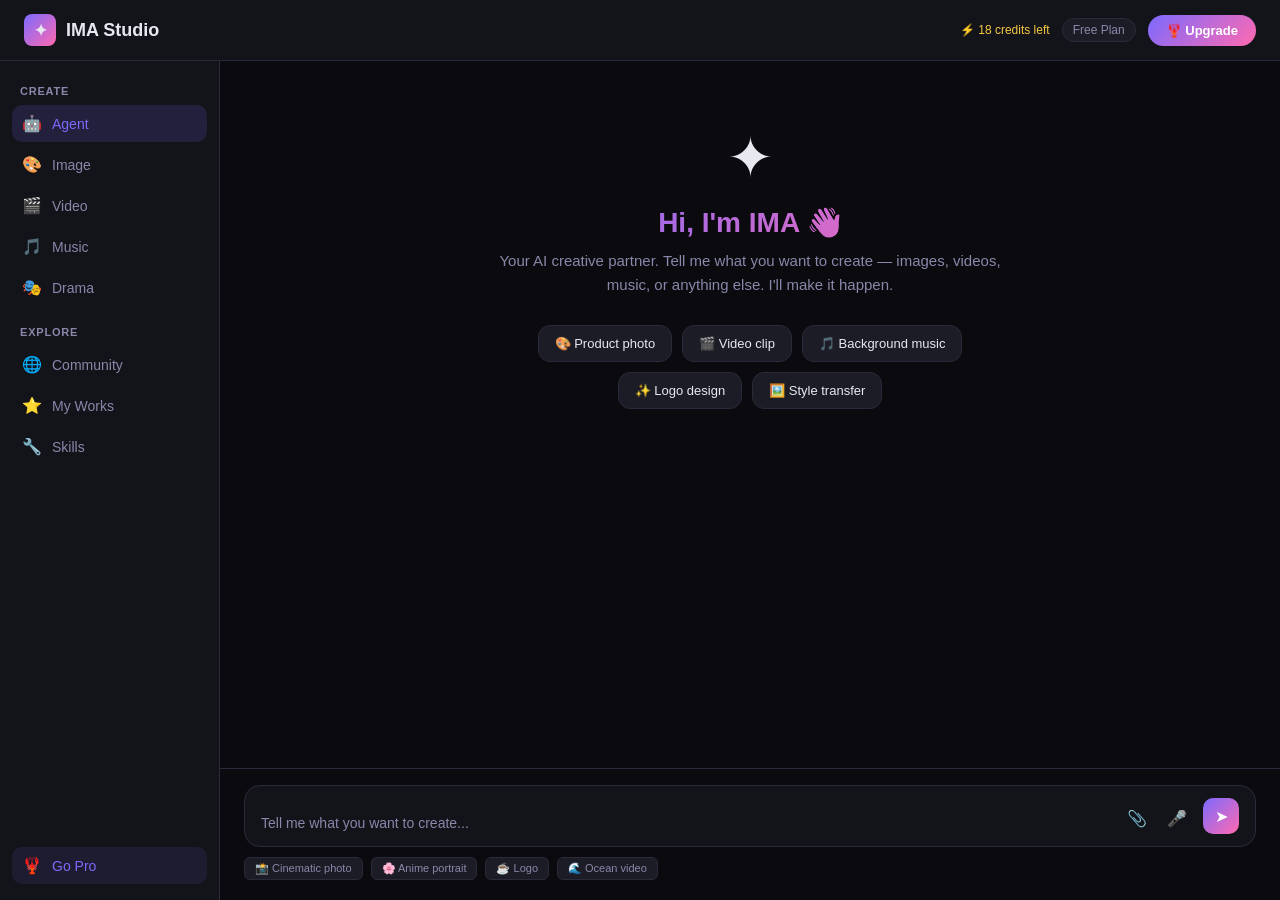
<file: agent.html>
<!DOCTYPE html>
<html lang="en">
<head>
<meta charset="UTF-8">
<meta name="viewport" content="width=device-width, initial-scale=1.0">
<title>IMA — Your AI Creative Partner</title>
<style>
*{margin:0;padding:0;box-sizing:border-box}
:root{
  --bg:#0a0a0f;
  --surface:#13131a;
  --surface2:#1c1c26;
  --border:#2a2a3a;
  --accent:#7c6aff;
  --accent2:#ff6ab0;
  --gold:#f5c842;
  --text:#e8e8f0;
  --text2:#8888aa;
  --radius:16px;
}
body{background:var(--bg);color:var(--text);font-family:-apple-system,BlinkMacSystemFont,'Segoe UI',sans-serif;height:100vh;display:flex;flex-direction:column;overflow:hidden}

/* TOP NAV */
nav{display:flex;align-items:center;justify-content:space-between;padding:14px 24px;border-bottom:1px solid var(--border);background:var(--surface);flex-shrink:0}
.logo{display:flex;align-items:center;gap:10px;font-weight:700;font-size:18px}
.logo-icon{width:32px;height:32px;background:linear-gradient(135deg,var(--accent),var(--accent2));border-radius:8px;display:flex;align-items:center;justify-content:center;font-size:16px}
.nav-right{display:flex;align-items:center;gap:12px}
.badge-free{background:var(--surface2);border:1px solid var(--border);color:var(--text2);font-size:12px;padding:4px 10px;border-radius:20px}
.btn-upgrade{background:linear-gradient(135deg,var(--accent),var(--accent2));color:#fff;border:none;padding:8px 18px;border-radius:20px;font-size:13px;font-weight:600;cursor:pointer;transition:opacity .2s}
.btn-upgrade:hover{opacity:.85}
.credits{font-size:12px;color:var(--gold);display:flex;align-items:center;gap:4px}

/* MAIN LAYOUT */
.main{display:flex;flex:1;min-height:0}

/* SIDEBAR */
.sidebar{width:220px;background:var(--surface);border-right:1px solid var(--border);padding:16px 12px;display:flex;flex-direction:column;gap:4px;flex-shrink:0}
.sidebar-title{font-size:11px;color:var(--text2);text-transform:uppercase;letter-spacing:.8px;padding:8px 8px 4px;font-weight:600}
.sidebar-item{display:flex;align-items:center;gap:10px;padding:9px 10px;border-radius:10px;cursor:pointer;font-size:14px;color:var(--text2);transition:all .15s}
.sidebar-item:hover{background:var(--surface2);color:var(--text)}
.sidebar-item.active{background:rgba(124,106,255,.15);color:var(--accent)}
.sidebar-item .icon{font-size:16px;width:20px;text-align:center}

/* CHAT AREA */
.chat-area{flex:1;display:flex;flex-direction:column;min-height:0}
.chat-messages{flex:1;overflow-y:auto;padding:24px;display:flex;flex-direction:column;gap:20px}
.chat-messages::-webkit-scrollbar{width:4px}
.chat-messages::-webkit-scrollbar-track{background:transparent}
.chat-messages::-webkit-scrollbar-thumb{background:var(--border);border-radius:2px}

/* WELCOME */
.welcome{text-align:center;padding:40px 20px;max-width:560px;margin:0 auto}
.welcome-icon{font-size:56px;margin-bottom:16px}
.welcome h1{font-size:28px;font-weight:700;margin-bottom:10px;background:linear-gradient(135deg,var(--accent),var(--accent2));-webkit-background-clip:text;-webkit-text-fill-color:transparent}
.welcome p{color:var(--text2);font-size:15px;line-height:1.6;margin-bottom:28px}
.quick-actions{display:flex;flex-wrap:wrap;gap:10px;justify-content:center}
.qa-btn{background:var(--surface2);border:1px solid var(--border);color:var(--text);padding:10px 16px;border-radius:12px;font-size:13px;cursor:pointer;transition:all .2s;display:flex;align-items:center;gap:6px}
.qa-btn:hover{border-color:var(--accent);color:var(--accent);background:rgba(124,106,255,.08)}

/* MESSAGES */
.msg{display:flex;gap:12px;max-width:800px}
.msg.user{flex-direction:row-reverse;margin-left:auto}
.msg-avatar{width:36px;height:36px;border-radius:50%;flex-shrink:0;display:flex;align-items:center;justify-content:center;font-size:16px}
.msg.agent .msg-avatar{background:linear-gradient(135deg,var(--accent),var(--accent2))}
.msg.user .msg-avatar{background:var(--surface2);border:1px solid var(--border)}
.msg-bubble{background:var(--surface);border:1px solid var(--border);border-radius:var(--radius);padding:14px 16px;font-size:14px;line-height:1.6;max-width:560px}
.msg.user .msg-bubble{background:rgba(124,106,255,.12);border-color:rgba(124,106,255,.3)}
.msg-bubble img{width:100%;border-radius:10px;margin-top:10px}

/* RESULT CARD */
.result-card{background:var(--surface2);border:1px solid var(--border);border-radius:12px;padding:14px;margin-top:10px}
.result-img{width:100%;aspect-ratio:16/9;background:linear-gradient(135deg,#1a1a2e,#2d1b69);border-radius:10px;display:flex;align-items:center;justify-content:center;font-size:48px;margin-bottom:12px}
.result-meta{display:flex;align-items:center;justify-content:space-between;font-size:12px;color:var(--text2)}
.result-actions{display:flex;gap:8px;margin-top:10px}
.btn-sm{padding:7px 14px;border-radius:8px;font-size:12px;font-weight:600;cursor:pointer;border:none;transition:all .2s}
.btn-download{background:var(--surface);border:1px solid var(--border);color:var(--text2)}
.btn-download:hover{border-color:var(--accent);color:var(--accent)}
.btn-hd{background:linear-gradient(135deg,var(--accent),var(--accent2));color:#fff}

/* UPSELL INLINE */
.upsell-inline{background:linear-gradient(135deg,rgba(124,106,255,.12),rgba(255,106,176,.08));border:1px solid rgba(124,106,255,.3);border-radius:12px;padding:14px 16px;margin-top:10px;display:flex;align-items:center;gap:14px}
.upsell-inline .upsell-icon{font-size:28px;flex-shrink:0}
.upsell-text{flex:1}
.upsell-text strong{display:block;font-size:14px;margin-bottom:3px}
.upsell-text span{font-size:12px;color:var(--text2)}
.btn-upsell{background:linear-gradient(135deg,var(--accent),var(--accent2));color:#fff;border:none;padding:8px 16px;border-radius:10px;font-size:13px;font-weight:600;cursor:pointer;white-space:nowrap;flex-shrink:0}

/* CREDITS WARNING */
.credits-warning{background:rgba(245,200,66,.08);border:1px solid rgba(245,200,66,.3);border-radius:12px;padding:12px 16px;margin-top:10px;font-size:13px;color:var(--gold);display:flex;align-items:center;gap:10px}

/* INPUT */
.chat-input-area{padding:16px 24px 20px;border-top:1px solid var(--border);background:var(--bg);flex-shrink:0}
.input-wrap{background:var(--surface);border:1px solid var(--border);border-radius:16px;display:flex;align-items:flex-end;gap:10px;padding:12px 16px;transition:border-color .2s}
.input-wrap:focus-within{border-color:var(--accent)}
.input-wrap textarea{flex:1;background:transparent;border:none;outline:none;color:var(--text);font-size:14px;resize:none;max-height:120px;line-height:1.5;font-family:inherit}
.input-wrap textarea::placeholder{color:var(--text2)}
.input-tools{display:flex;align-items:center;gap:8px}
.tool-btn{background:transparent;border:none;color:var(--text2);cursor:pointer;padding:6px;border-radius:8px;font-size:16px;transition:color .15s}
.tool-btn:hover{color:var(--text)}
.send-btn{background:linear-gradient(135deg,var(--accent),var(--accent2));border:none;color:#fff;width:36px;height:36px;border-radius:10px;cursor:pointer;font-size:16px;display:flex;align-items:center;justify-content:center;transition:opacity .2s;flex-shrink:0}
.send-btn:hover{opacity:.85}
.input-hints{display:flex;gap:8px;margin-top:10px;flex-wrap:wrap}
.hint-tag{background:var(--surface2);border:1px solid var(--border);color:var(--text2);font-size:11px;padding:4px 10px;border-radius:6px;cursor:pointer;transition:all .15s}
.hint-tag:hover{border-color:var(--accent);color:var(--accent)}

/* UPGRADE MODAL */
.modal-overlay{position:fixed;inset:0;background:rgba(0,0,0,.7);display:flex;align-items:center;justify-content:center;z-index:100;display:none}
.modal-overlay.show{display:flex}
.modal{background:var(--surface);border:1px solid var(--border);border-radius:20px;padding:32px;max-width:480px;width:90%;position:relative}
.modal h2{font-size:22px;font-weight:700;margin-bottom:6px}
.modal .sub{color:var(--text2);font-size:14px;margin-bottom:24px}
.plans{display:flex;flex-direction:column;gap:12px;margin-bottom:24px}
.plan{border:1px solid var(--border);border-radius:12px;padding:16px;cursor:pointer;transition:all .2s;position:relative}
.plan:hover{border-color:var(--accent)}
.plan.popular{border-color:var(--accent);background:rgba(124,106,255,.06)}
.plan-badge{position:absolute;top:-10px;left:16px;background:linear-gradient(135deg,var(--accent),var(--accent2));color:#fff;font-size:11px;font-weight:700;padding:3px 10px;border-radius:20px}
.plan-name{font-weight:700;font-size:15px;margin-bottom:3px}
.plan-price{font-size:22px;font-weight:800;color:var(--accent)}
.plan-price span{font-size:13px;font-weight:400;color:var(--text2)}
.plan-perks{margin-top:8px;font-size:12px;color:var(--text2);line-height:1.8}
.modal-close{position:absolute;top:16px;right:16px;background:transparent;border:none;color:var(--text2);font-size:20px;cursor:pointer}
.btn-start{width:100%;background:linear-gradient(135deg,var(--accent),var(--accent2));color:#fff;border:none;padding:14px;border-radius:12px;font-size:15px;font-weight:700;cursor:pointer}

/* TYPING INDICATOR */
.typing{display:flex;gap:5px;align-items:center;padding:6px 0}
.typing span{width:7px;height:7px;background:var(--text2);border-radius:50%;animation:bounce .8s infinite}
.typing span:nth-child(2){animation-delay:.15s}
.typing span:nth-child(3){animation-delay:.3s}
@keyframes bounce{0%,60%,100%{transform:translateY(0)}30%{transform:translateY(-6px)}}

/* SCROLLBAR */
html{scrollbar-width:thin;scrollbar-color:var(--border) transparent}
</style>
</head>
<body>

<!-- NAV -->
<nav>
  <div class="logo">
    <div class="logo-icon">✦</div>
    IMA Studio
  </div>
  <div class="nav-right">
    <div class="credits">⚡ 18 credits left</div>
    <div class="badge-free">Free Plan</div>
    <button class="btn-upgrade" onclick="showModal()">🦞 Upgrade</button>
  </div>
</nav>

<div class="main">
  <!-- SIDEBAR -->
  <div class="sidebar">
    <div class="sidebar-title">Create</div>
    <div class="sidebar-item active"><span class="icon">🤖</span> Agent</div>
    <div class="sidebar-item"><span class="icon">🎨</span> Image</div>
    <div class="sidebar-item"><span class="icon">🎬</span> Video</div>
    <div class="sidebar-item"><span class="icon">🎵</span> Music</div>
    <div class="sidebar-item"><span class="icon">🎭</span> Drama</div>
    <div class="sidebar-title" style="margin-top:8px">Explore</div>
    <div class="sidebar-item"><span class="icon">🌐</span> Community</div>
    <div class="sidebar-item"><span class="icon">⭐</span> My Works</div>
    <div class="sidebar-item"><span class="icon">🔧</span> Skills</div>
    <div style="flex:1"></div>
    <div class="sidebar-item" onclick="showModal()" style="background:rgba(124,106,255,.1);color:var(--accent)">
      <span class="icon">🦞</span> Go Pro
    </div>
  </div>

  <!-- CHAT -->
  <div class="chat-area">
    <div class="chat-messages" id="messages">

      <!-- WELCOME STATE -->
      <div class="welcome" id="welcome">
        <div class="welcome-icon">✦</div>
        <h1>Hi, I'm IMA 👋</h1>
        <p>Your AI creative partner. Tell me what you want to create — images, videos, music, or anything else. I'll make it happen.</p>
        <div class="quick-actions">
          <button class="qa-btn" onclick="sendQuick('Generate a product photo for a skincare brand')">🎨 Product photo</button>
          <button class="qa-btn" onclick="sendQuick('Create a short video of a sunset over the ocean')">🎬 Video clip</button>
          <button class="qa-btn" onclick="sendQuick('Make background music for a travel vlog')">🎵 Background music</button>
          <button class="qa-btn" onclick="sendQuick('Design a logo for a tech startup')">✨ Logo design</button>
          <button class="qa-btn" onclick="sendQuick('Turn my photo into anime style')">🖼️ Style transfer</button>
        </div>
      </div>

    </div>

    <!-- INPUT -->
    <div class="chat-input-area">
      <div class="input-wrap">
        <textarea id="userInput" rows="1" placeholder="Tell me what you want to create..." 
          onkeydown="handleKey(event)" oninput="autoResize(this)"></textarea>
        <div class="input-tools">
          <button class="tool-btn" title="Attach image">📎</button>
          <button class="tool-btn" title="Voice input">🎤</button>
        </div>
        <button class="send-btn" onclick="sendMessage()">➤</button>
      </div>
      <div class="input-hints">
        <span class="hint-tag" onclick="setInput('a cinematic photo of Tokyo at night, 4K')">📸 Cinematic photo</span>
        <span class="hint-tag" onclick="setInput('anime style portrait of a girl with flowers')">🌸 Anime portrait</span>
        <span class="hint-tag" onclick="setInput('logo for a coffee shop, minimalist')">☕ Logo</span>
        <span class="hint-tag" onclick="setInput('short video: waves crashing on beach')">🌊 Ocean video</span>
      </div>
    </div>
  </div>
</div>

<!-- UPGRADE MODAL -->
<div class="modal-overlay" id="modal" onclick="if(event.target===this)hideModal()">
  <div class="modal">
    <button class="modal-close" onclick="hideModal()">✕</button>
    <h2>🦞 Upgrade to Pro</h2>
    <p class="sub">Unlock unlimited creation with higher quality and more credits.</p>
    <div class="plans">
      <div class="plan" onclick="selectPlan(this)">
        <div class="plan-name">Plus</div>
        <div class="plan-price">$9.99 <span>/month</span></div>
        <div class="plan-perks">✓ 500 credits/month &nbsp;·&nbsp; ✓ 1K resolution &nbsp;·&nbsp; ✓ No watermark</div>
      </div>
      <div class="plan popular" onclick="selectPlan(this)">
        <div class="plan-badge">MOST POPULAR</div>
        <div class="plan-name">Pro</div>
        <div class="plan-price">$39.99 <span>/month</span></div>
        <div class="plan-perks">✓ 2000 credits/month &nbsp;·&nbsp; ✓ 4K resolution &nbsp;·&nbsp; ✓ Priority queue &nbsp;·&nbsp; ✓ All models</div>
      </div>
      <div class="plan" onclick="selectPlan(this)">
        <div class="plan-name">Ultra</div>
        <div class="plan-price">$99.99 <span>/month</span></div>
        <div class="plan-perks">✓ Unlimited credits &nbsp;·&nbsp; ✓ API access &nbsp;·&nbsp; ✓ Team workspace &nbsp;·&nbsp; ✓ Custom models</div>
      </div>
    </div>
    <button class="btn-start">Start Free Trial — 7 days free ✦</button>
  </div>
</div>

<script>
let msgCount = 0;
let credits = 18;

function autoResize(el){
  el.style.height='auto';
  el.style.height=Math.min(el.scrollHeight,120)+'px';
}

function handleKey(e){
  if(e.key==='Enter'&&!e.shiftKey){e.preventDefault();sendMessage()}
}

function setInput(text){
  const ta=document.getElementById('userInput');
  ta.value=text;ta.focus();autoResize(ta);
}

function sendQuick(text){
  document.getElementById('welcome').style.display='none';
  addUserMsg(text);
  simulateResponse(text);
}

function sendMessage(){
  const ta=document.getElementById('userInput');
  const text=ta.value.trim();
  if(!text)return;
  document.getElementById('welcome').style.display='none';
  ta.value='';autoResize(ta);
  addUserMsg(text);
  simulateResponse(text);
}

function addUserMsg(text){
  const msgs=document.getElementById('messages');
  msgs.innerHTML+=`
  <div class="msg user">
    <div class="msg-avatar">😊</div>
    <div class="msg-bubble">${text}</div>
  </div>`;
  scrollBottom();
}

function simulateResponse(text){
  const msgs=document.getElementById('messages');
  const typingId='typing-'+Date.now();
  msgs.innerHTML+=`
  <div class="msg agent" id="${typingId}">
    <div class="msg-avatar">✦</div>
    <div class="msg-bubble"><div class="typing"><span></span><span></span><span></span></div></div>
  </div>`;
  scrollBottom();

  setTimeout(()=>{
    document.getElementById(typingId)?.remove();
    credits = Math.max(0, credits - 2);
    document.querySelector('.credits').textContent = `⚡ ${credits} credits left`;

    if(credits <= 4){
      addAgentMsg(text, true);
    } else {
      addAgentMsg(text, false);
    }
  }, 1800);
}

function addAgentMsg(userText, lowCredits){
  const msgs=document.getElementById('messages');
  msgCount++;

  let responseHTML = getResponseHTML(userText);
  
  let upsellHTML = '';
  if(msgCount === 2){
    upsellHTML = `
    <div class="upsell-inline">
      <div class="upsell-icon">✨</div>
      <div class="upsell-text">
        <strong>This was 512px preview. Want 4K without watermark?</strong>
        <span>Plus members get full resolution + 500 credits/month</span>
      </div>
      <button class="btn-upsell" onclick="showModal()">Try Plus — $9.99</button>
    </div>`;
  } else if(msgCount === 3){
    upsellHTML = `
    <div class="upsell-inline">
      <div class="upsell-icon">🚀</div>
      <div class="upsell-text">
        <strong>You're creating a lot! Pro members get 2000 credits + 4K.</strong>
        <span>First 7 days free — cancel anytime</span>
      </div>
      <button class="btn-upsell" onclick="showModal()">Start Free Trial</button>
    </div>`;
  }

  if(lowCredits){
    upsellHTML = `
    <div class="credits-warning">
      ⚡ Only ${credits} credits left. <strong style="margin-left:4px;cursor:pointer;text-decoration:underline" onclick="showModal()">Top up or upgrade →</strong>
    </div>`;
  }

  msgs.innerHTML+=`
  <div class="msg agent">
    <div class="msg-avatar">✦</div>
    <div class="msg-bubble">
      ${responseHTML}
      ${upsellHTML}
    </div>
  </div>`;
  scrollBottom();
}

function getResponseHTML(text){
  const t = text.toLowerCase();
  if(t.includes('video')||t.includes('clip')){
    return `<div>Sure! Here's your video preview 🎬</div>
    <div class="result-card">
      <div class="result-img">🎬</div>
      <div class="result-meta"><span>5s · 720p · Wan 2.6</span><span>8 credits used</span></div>
      <div class="result-actions">
        <button class="btn-sm btn-download">⬇ Download (watermark)</button>
        <button class="btn-sm btn-hd" onclick="showModal()">🦞 Get 4K — Upgrade</button>
      </div>
    </div>`;
  } else if(t.includes('music')||t.includes('audio')||t.includes('song')){
    return `<div>Here's your music track 🎵</div>
    <div class="result-card">
      <div class="result-img" style="aspect-ratio:3/1;font-size:32px">🎵 ▶ ━━━━━━━━━━━━ 0:30</div>
      <div class="result-meta"><span>30s · MP3 · Suno v5</span><span>5 credits used</span></div>
      <div class="result-actions">
        <button class="btn-sm btn-download">⬇ Download preview</button>
        <button class="btn-sm btn-hd" onclick="showModal()">🦞 Full track — Upgrade</button>
      </div>
    </div>`;
  } else {
    return `<div>Here's your image ✨ (512px preview)</div>
    <div class="result-card">
      <div class="result-img">🎨</div>
      <div class="result-meta"><span>512px · SeeDream 4.5</span><span>5 credits used</span></div>
      <div class="result-actions">
        <button class="btn-sm btn-download">⬇ Download (watermark)</button>
        <button class="btn-sm btn-hd" onclick="showModal()">🦞 Get 4K — Upgrade</button>
      </div>
    </div>`;
  }
}

function scrollBottom(){
  const msgs=document.getElementById('messages');
  msgs.scrollTop=msgs.scrollHeight;
}

function showModal(){document.getElementById('modal').classList.add('show')}
function hideModal(){document.getElementById('modal').classList.remove('show')}
function selectPlan(el){
  document.querySelectorAll('.plan').forEach(p=>p.style.borderColor='');
  el.style.borderColor='var(--accent)';
}
</script>
</body>
</html>
</file>
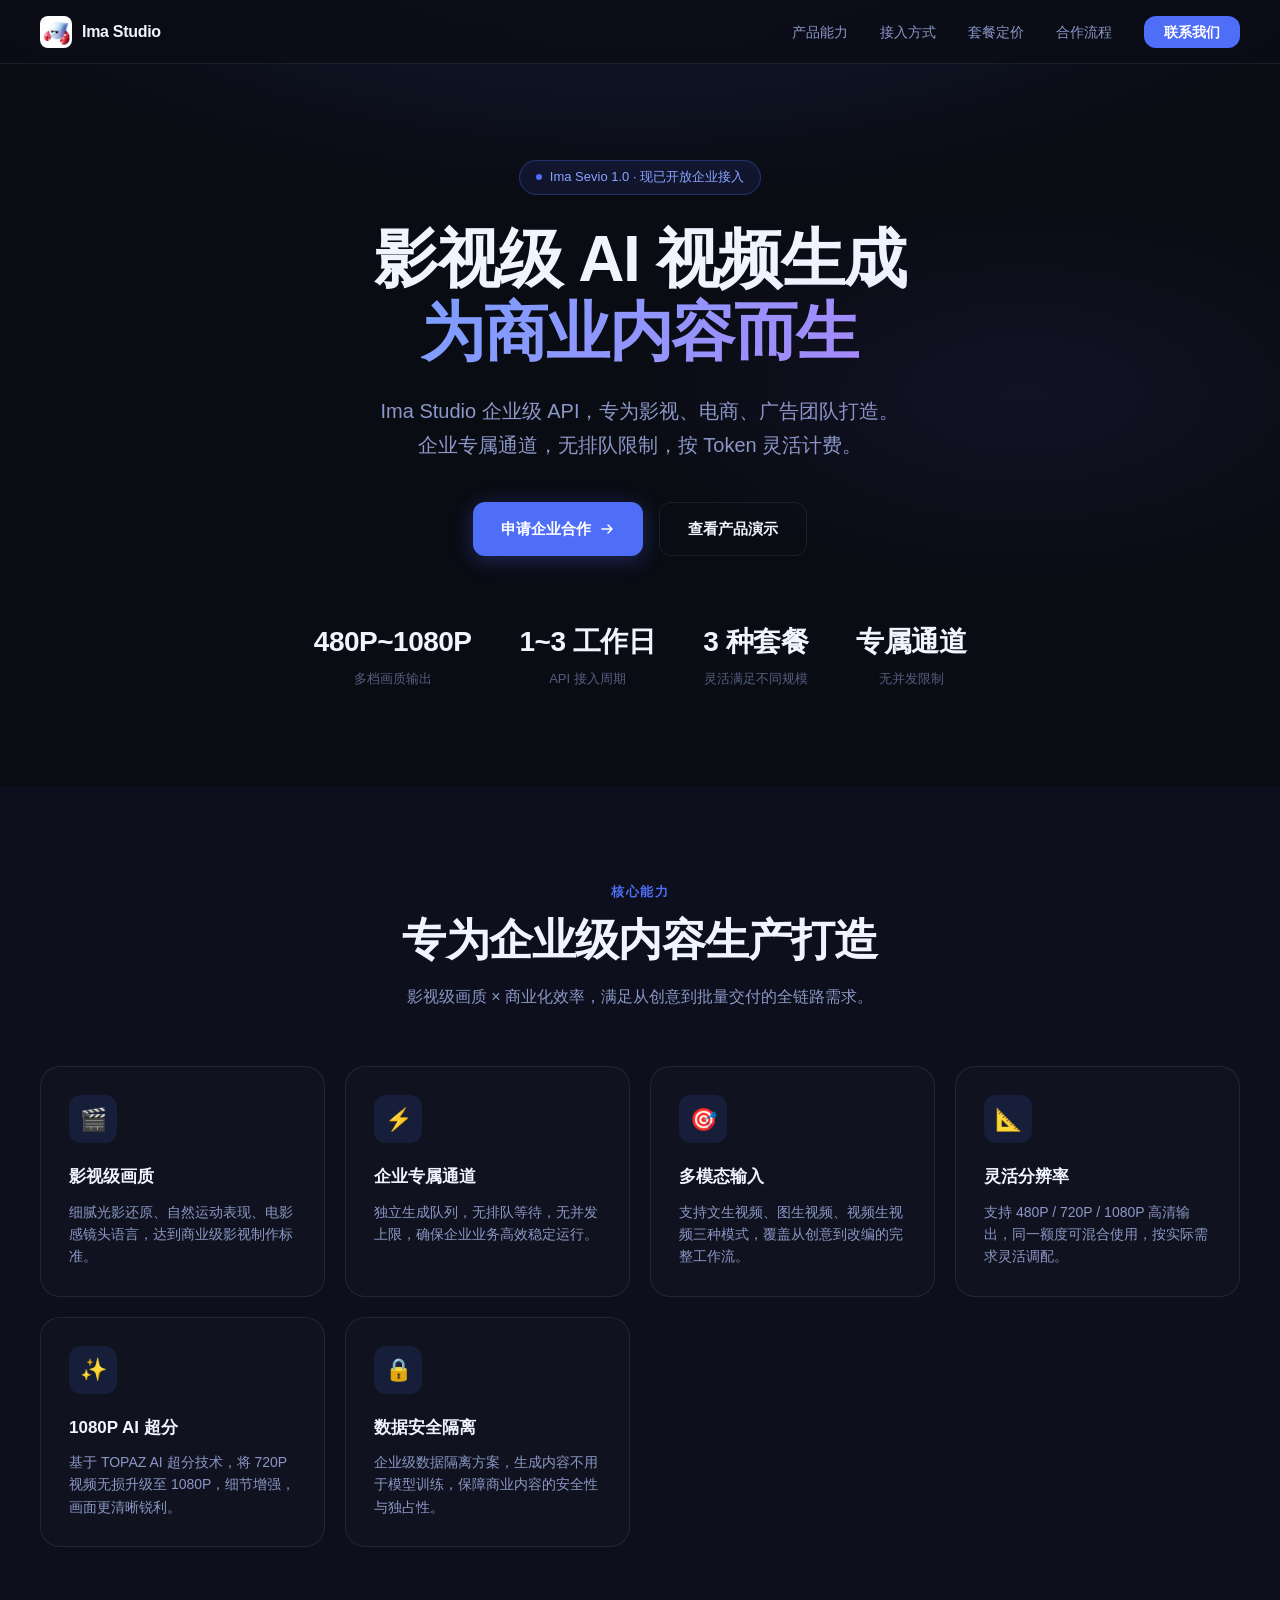
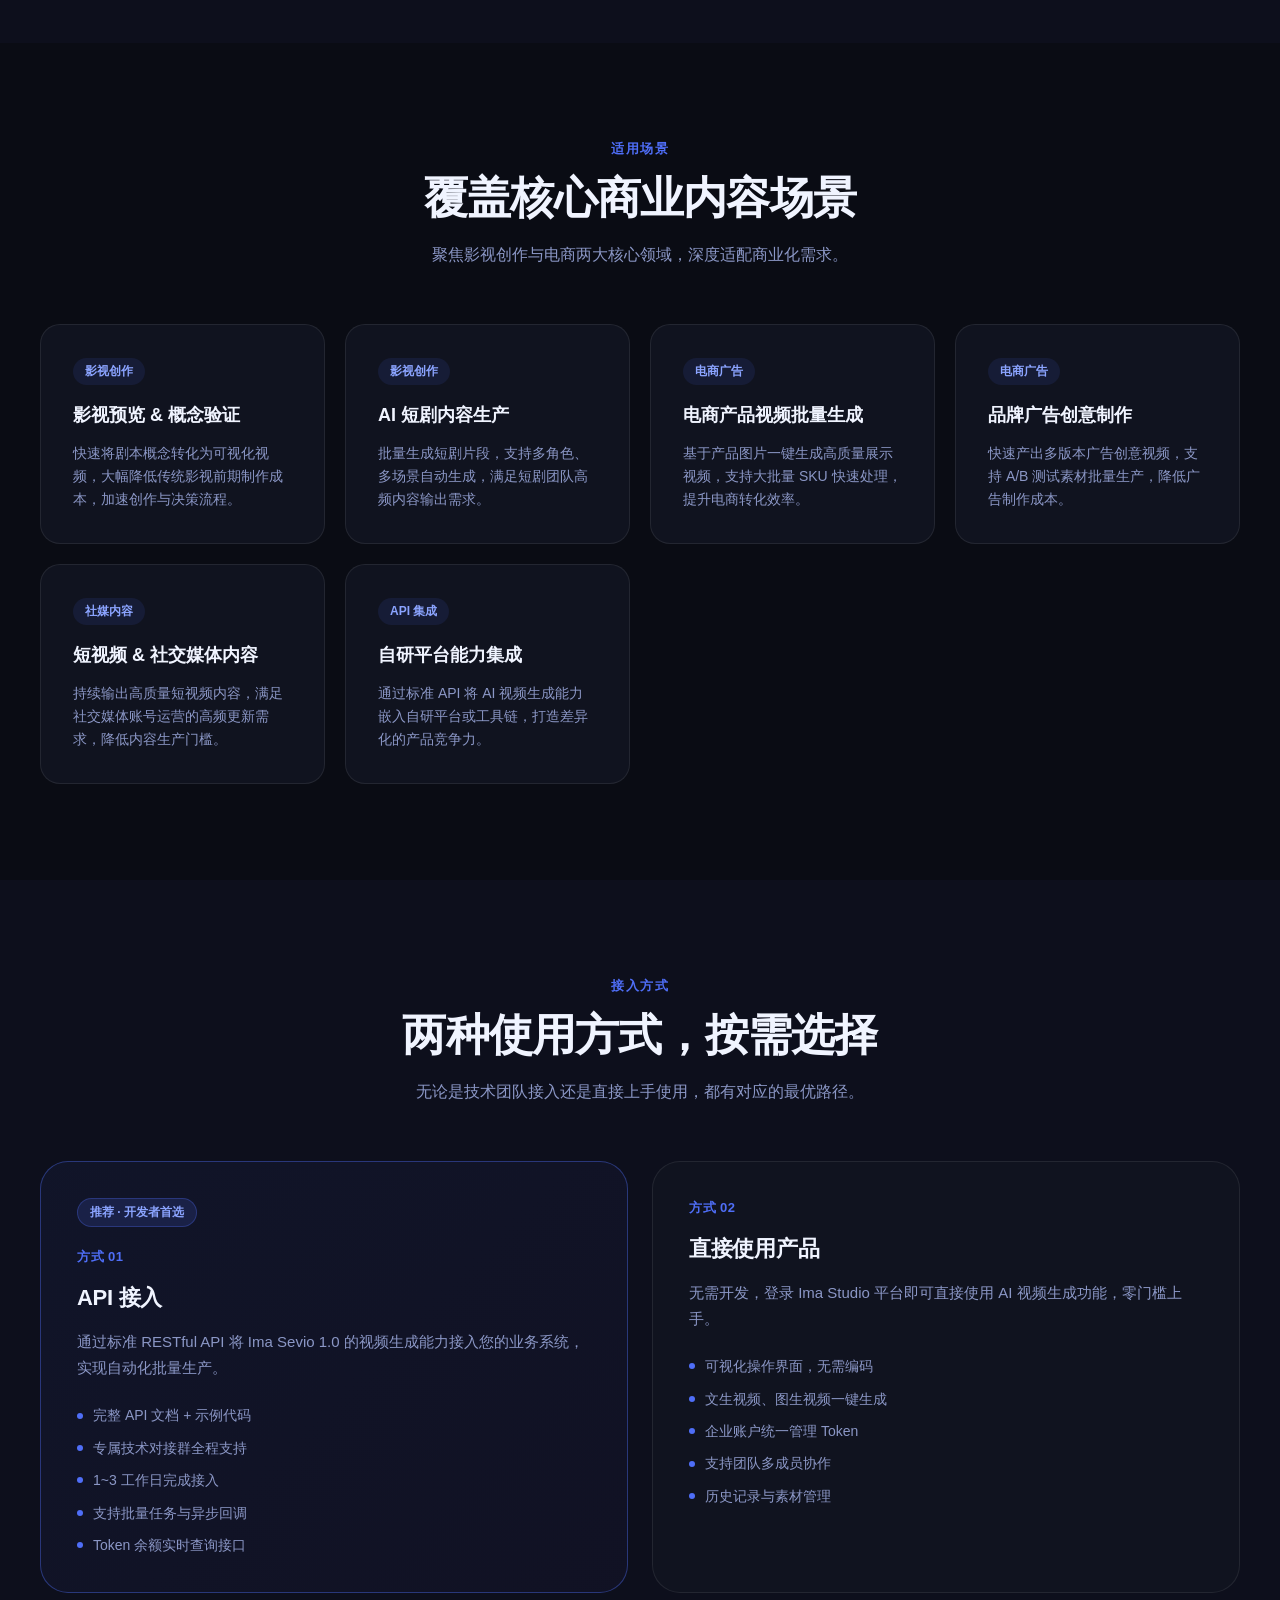
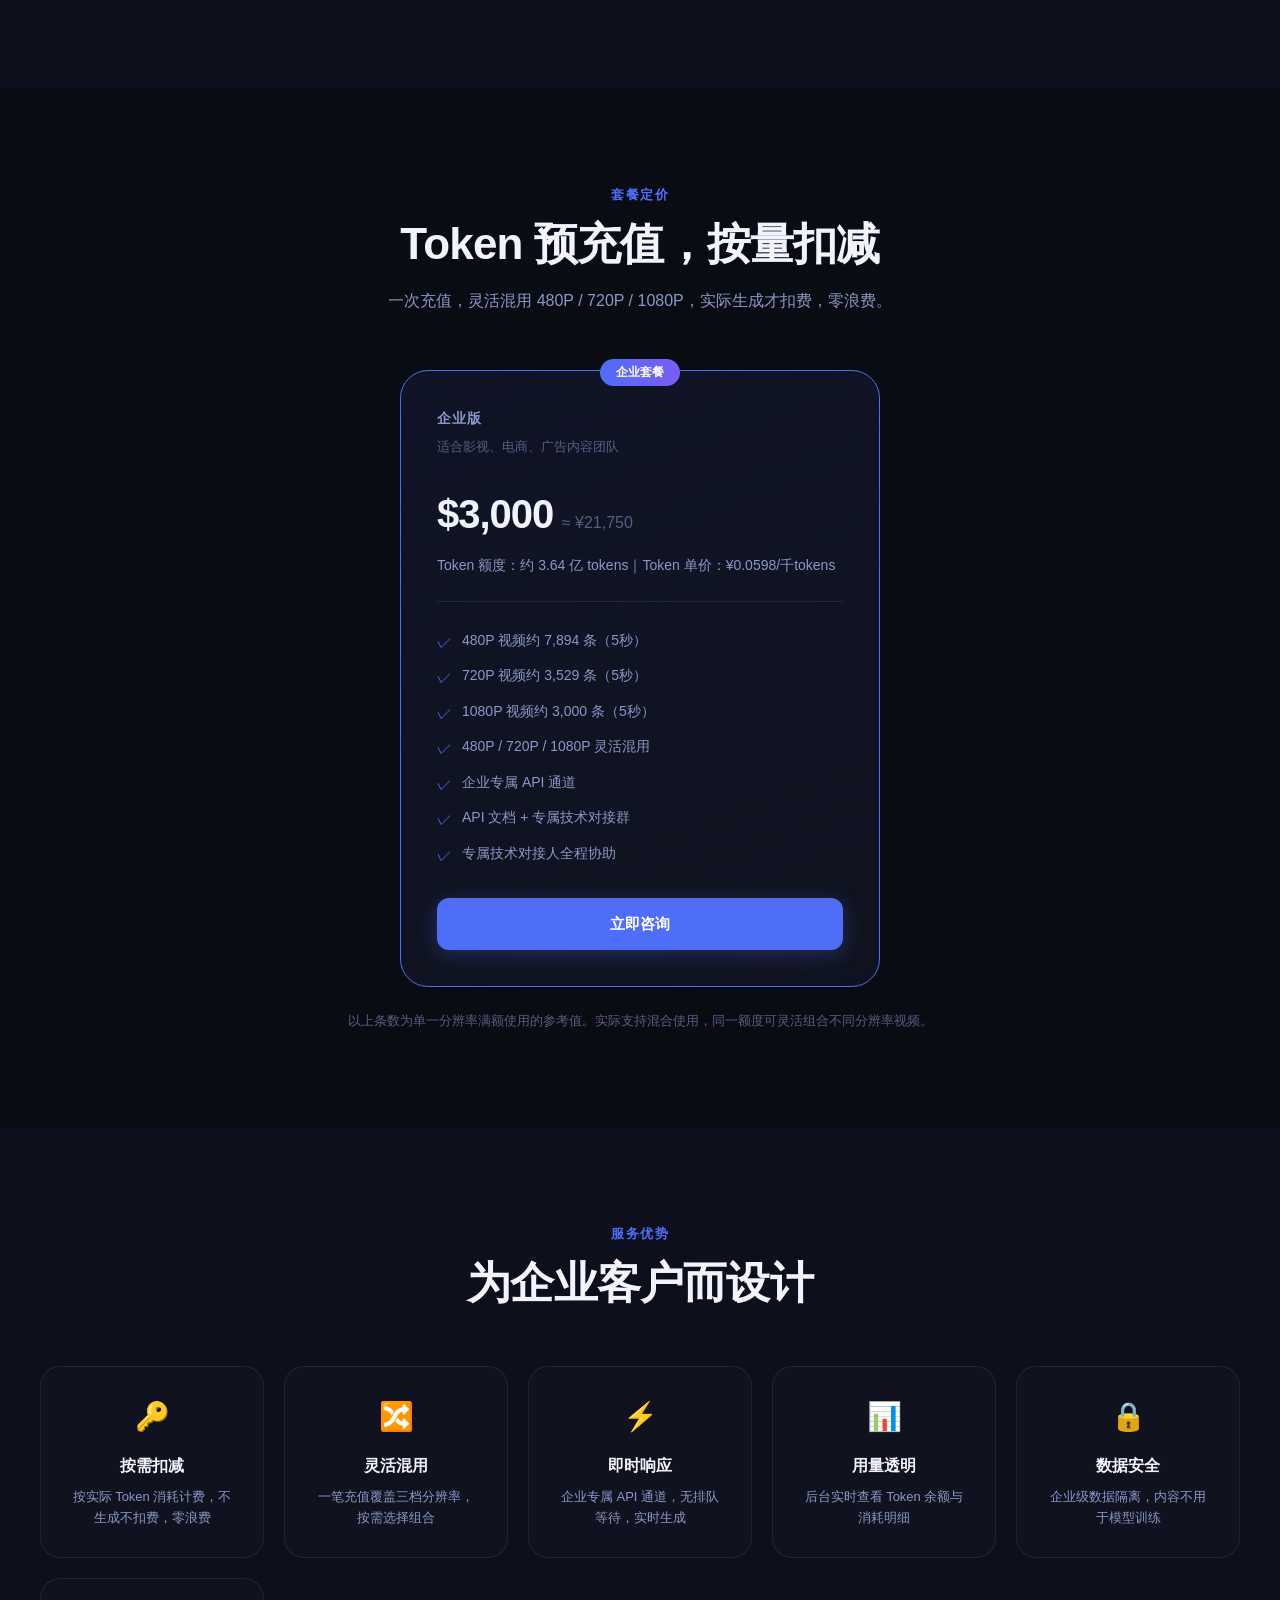
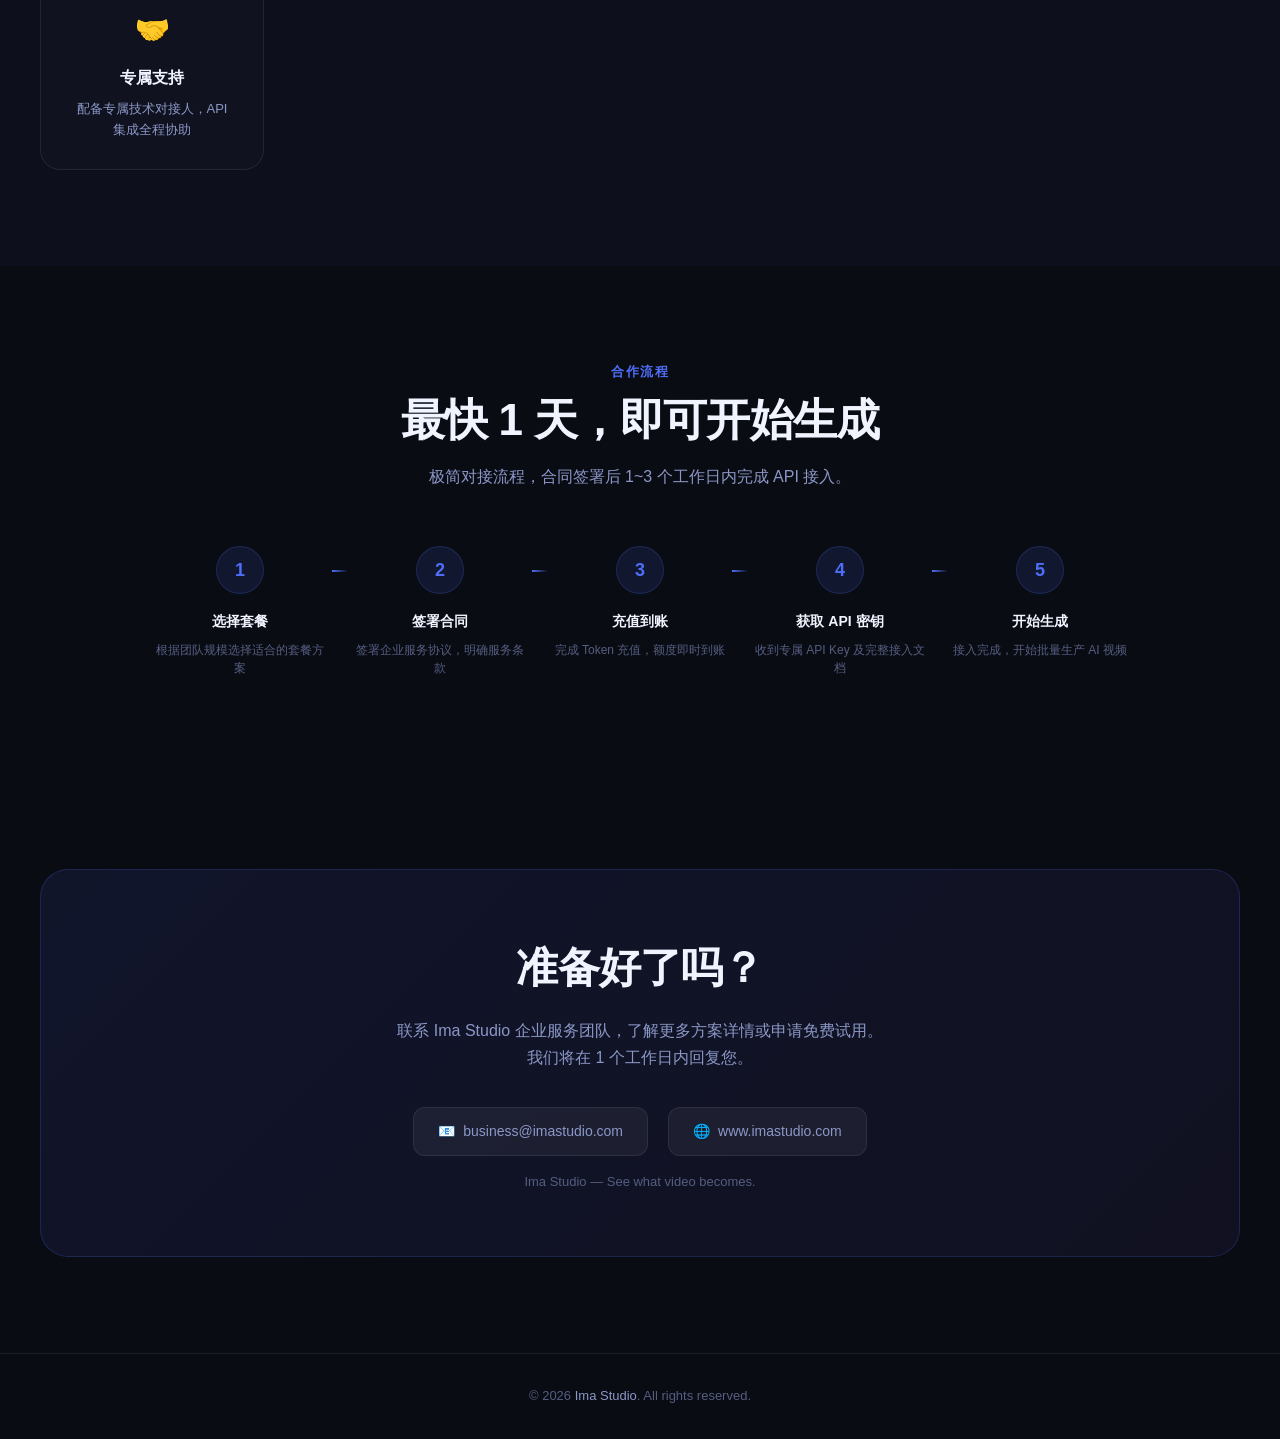
<file: enterprise.html>
<!doctype html>
<html lang="zh-CN">
<head>
    <meta charset="UTF-8">
    <meta name="viewport" content="width=device-width,initial-scale=1.0">
    <title>Ima Sevio 1.0 — AI 视频生成 API 企业服务 | Ima Studio</title>
    <meta name="description" content="Ima Studio 企业级 AI 视频生成 API，影视级画质，企业专属通道，支持文生视频、图生视频，灵活套餐按需计费。">
    <link rel="icon" href="images/lobster-icon.png">
<style>
/* ===== ToB Landing Page Styles ===== */
:root {
    /* Brand Colors */
    --brand-primary: #4F6EF7;
    --brand-primary-dark: #3451d1;
    --brand-accent: #7B5CF6;
    --brand-glow: rgba(79, 110, 247, 0.3);

    /* Dark Theme */
    --bg-base: #0a0c14;
    --bg-card: #10131f;
    --bg-card-hover: #161929;
    --bg-section: #0d0f1c;
    --border-color: rgba(79, 110, 247, 0.2);
    --border-subtle: rgba(255, 255, 255, 0.08);

    /* Text */
    --text-primary: #f0f4ff;
    --text-secondary: #8b97c6;
    --text-muted: #555e80;

    /* Spacing */
    --section-py: 96px;
    --container-max: 1200px;
    --container-px: 24px;

    /* Radius */
    --radius-sm: 8px;
    --radius-md: 12px;
    --radius-lg: 20px;
    --radius-xl: 28px;
}

/* ===== Reset ===== */
*, *::before, *::after {
    box-sizing: border-box;
    margin: 0;
    padding: 0;
}

html {
    scroll-behavior: smooth;
}

body {
    font-family: ui-sans-serif, -apple-system, BlinkMacSystemFont, 'Segoe UI', 'PingFang SC', 'Hiragino Sans GB', sans-serif;
    background: var(--bg-base);
    color: var(--text-primary);
    line-height: 1.6;
    -webkit-font-smoothing: antialiased;
}

/* ===== Layout ===== */
.tob-container {
    width: min(var(--container-max), 100% - var(--container-px) * 2);
    margin-inline: auto;
}

/* ===== Nav ===== */
.tob-nav {
    position: fixed;
    top: 0;
    left: 0;
    right: 0;
    z-index: 100;
    padding: 0 var(--container-px);
    height: 64px;
    display: flex;
    align-items: center;
    background: rgba(10, 12, 20, 0.8);
    backdrop-filter: blur(16px);
    border-bottom: 1px solid var(--border-subtle);
}

.tob-nav__inner {
    width: min(var(--container-max), 100%);
    margin-inline: auto;
    display: flex;
    align-items: center;
    justify-content: space-between;
}

.tob-nav__logo {
    display: flex;
    align-items: center;
    gap: 10px;
    text-decoration: none;
}

.tob-nav__logo-img {
    width: 32px;
    height: 32px;
    border-radius: var(--radius-sm);
    background: #fff;
    padding: 2px;
    display: block;
}

.tob-nav__logo-name {
    font-size: 16px;
    font-weight: 700;
    color: var(--text-primary);
    letter-spacing: -0.3px;
}

.tob-nav__links {
    display: flex;
    align-items: center;
    gap: 32px;
    list-style: none;
}

.tob-nav__links a {
    color: var(--text-secondary);
    text-decoration: none;
    font-size: 14px;
    font-weight: 500;
    transition: color 0.2s;
}

.tob-nav__links a:hover {
    color: var(--text-primary);
}

.tob-nav__cta {
    background: var(--brand-primary);
    color: #fff !important;
    padding: 8px 20px;
    border-radius: var(--radius-md);
    font-weight: 600 !important;
    transition: background 0.2s, transform 0.1s !important;
}

.tob-nav__cta:hover {
    background: var(--brand-primary-dark) !important;
    transform: translateY(-1px);
}

.tob-nav__mobile-toggle {
    display: none;
    background: none;
    border: none;
    cursor: pointer;
    color: var(--text-secondary);
    padding: 4px;
}

/* ===== Hero ===== */
.tob-hero {
    padding-top: 160px;
    padding-bottom: var(--section-py);
    text-align: center;
    position: relative;
    overflow: hidden;
}

.tob-hero__bg {
    position: absolute;
    inset: 0;
    background:
        radial-gradient(ellipse 80% 50% at 50% -10%, rgba(79, 110, 247, 0.15) 0%, transparent 70%),
        radial-gradient(ellipse 50% 40% at 80% 50%, rgba(123, 92, 246, 0.08) 0%, transparent 60%);
    pointer-events: none;
}

.tob-hero__badge {
    display: inline-flex;
    align-items: center;
    gap: 8px;
    background: rgba(79, 110, 247, 0.1);
    border: 1px solid rgba(79, 110, 247, 0.3);
    border-radius: 100px;
    padding: 6px 16px;
    font-size: 13px;
    color: #8ba4ff;
    font-weight: 500;
    margin-bottom: 28px;
}

.tob-hero__badge-dot {
    width: 6px;
    height: 6px;
    border-radius: 50%;
    background: #4F6EF7;
    animation: pulse 2s ease-in-out infinite;
}

@keyframes pulse {
    0%, 100% { opacity: 1; transform: scale(1); }
    50% { opacity: 0.5; transform: scale(0.8); }
}

.tob-hero__title {
    font-size: clamp(36px, 5vw, 64px);
    font-weight: 800;
    line-height: 1.15;
    letter-spacing: -1.5px;
    margin-bottom: 24px;
    color: var(--text-primary);
}

.tob-hero__title span {
    background: linear-gradient(135deg, #7B9FFF 0%, #A78BFA 100%);
    -webkit-background-clip: text;
    -webkit-text-fill-color: transparent;
    background-clip: text;
}

.tob-hero__subtitle {
    font-size: clamp(16px, 2vw, 20px);
    color: var(--text-secondary);
    max-width: 600px;
    margin: 0 auto 40px;
    line-height: 1.7;
}

.tob-hero__actions {
    display: flex;
    gap: 16px;
    justify-content: center;
    flex-wrap: wrap;
    margin-bottom: 64px;
}

.tob-btn {
    display: inline-flex;
    align-items: center;
    gap: 8px;
    padding: 14px 28px;
    border-radius: var(--radius-md);
    font-size: 15px;
    font-weight: 600;
    text-decoration: none;
    cursor: pointer;
    border: none;
    transition: all 0.2s;
    white-space: nowrap;
}

.tob-btn--primary {
    background: var(--brand-primary);
    color: #fff;
    box-shadow: 0 4px 20px var(--brand-glow);
}

.tob-btn--primary:hover {
    background: var(--brand-primary-dark);
    transform: translateY(-2px);
    box-shadow: 0 8px 28px var(--brand-glow);
}

.tob-btn--outline {
    background: transparent;
    color: var(--text-primary);
    border: 1px solid var(--border-subtle);
}

.tob-btn--outline:hover {
    border-color: var(--border-color);
    background: rgba(79, 110, 247, 0.06);
    transform: translateY(-2px);
}

.tob-hero__stats {
    display: flex;
    gap: 48px;
    justify-content: center;
    flex-wrap: wrap;
}

.tob-hero__stat {
    text-align: center;
}

.tob-hero__stat-value {
    font-size: 28px;
    font-weight: 800;
    color: var(--text-primary);
    letter-spacing: -0.5px;
}

.tob-hero__stat-label {
    font-size: 13px;
    color: var(--text-muted);
    margin-top: 4px;
}

/* ===== Section Common ===== */
.tob-section {
    padding: var(--section-py) 0;
}

.tob-section--alt {
    background: var(--bg-section);
}

.tob-section__header {
    text-align: center;
    margin-bottom: 56px;
}

.tob-section__eyebrow {
    font-size: 13px;
    font-weight: 600;
    letter-spacing: 1.5px;
    text-transform: uppercase;
    color: var(--brand-primary);
    margin-bottom: 12px;
}

.tob-section__title {
    font-size: clamp(28px, 3.5vw, 44px);
    font-weight: 800;
    letter-spacing: -0.8px;
    line-height: 1.2;
    color: var(--text-primary);
    margin-bottom: 16px;
}

.tob-section__desc {
    font-size: 16px;
    color: var(--text-secondary);
    max-width: 560px;
    margin: 0 auto;
    line-height: 1.7;
}

/* ===== Capabilities ===== */
.tob-caps {
    display: grid;
    grid-template-columns: repeat(auto-fit, minmax(260px, 1fr));
    gap: 20px;
}

.tob-cap-card {
    background: var(--bg-card);
    border: 1px solid var(--border-subtle);
    border-radius: var(--radius-lg);
    padding: 28px;
    transition: border-color 0.2s, background 0.2s, transform 0.2s;
}

.tob-cap-card:hover {
    border-color: var(--border-color);
    background: var(--bg-card-hover);
    transform: translateY(-4px);
}

.tob-cap-card__icon {
    width: 48px;
    height: 48px;
    border-radius: var(--radius-md);
    background: rgba(79, 110, 247, 0.12);
    display: flex;
    align-items: center;
    justify-content: center;
    font-size: 22px;
    margin-bottom: 20px;
}

.tob-cap-card__title {
    font-size: 17px;
    font-weight: 700;
    color: var(--text-primary);
    margin-bottom: 10px;
}

.tob-cap-card__desc {
    font-size: 14px;
    color: var(--text-secondary);
    line-height: 1.6;
}

/* ===== Use Cases ===== */
.tob-cases {
    display: grid;
    grid-template-columns: repeat(auto-fit, minmax(280px, 1fr));
    gap: 20px;
}

.tob-case-card {
    background: var(--bg-card);
    border: 1px solid var(--border-subtle);
    border-radius: var(--radius-lg);
    padding: 32px;
    position: relative;
    overflow: hidden;
    transition: border-color 0.2s, transform 0.2s;
}

.tob-case-card:hover {
    border-color: var(--border-color);
    transform: translateY(-4px);
}

.tob-case-card::before {
    content: '';
    position: absolute;
    top: 0;
    left: 0;
    right: 0;
    height: 2px;
    background: linear-gradient(90deg, var(--brand-primary), var(--brand-accent));
    opacity: 0;
    transition: opacity 0.2s;
}

.tob-case-card:hover::before {
    opacity: 1;
}

.tob-case-card__tag {
    display: inline-block;
    padding: 4px 12px;
    border-radius: 100px;
    font-size: 12px;
    font-weight: 600;
    background: rgba(79, 110, 247, 0.1);
    color: #8ba4ff;
    margin-bottom: 16px;
}

.tob-case-card__title {
    font-size: 18px;
    font-weight: 700;
    color: var(--text-primary);
    margin-bottom: 12px;
}

.tob-case-card__desc {
    font-size: 14px;
    color: var(--text-secondary);
    line-height: 1.65;
}

/* ===== Usage Methods ===== */
.tob-usage {
    display: grid;
    grid-template-columns: repeat(auto-fit, minmax(300px, 1fr));
    gap: 24px;
}

.tob-usage-card {
    background: var(--bg-card);
    border: 1px solid var(--border-subtle);
    border-radius: var(--radius-xl);
    padding: 36px;
    transition: border-color 0.2s, transform 0.2s;
}

.tob-usage-card:hover {
    border-color: var(--border-color);
    transform: translateY(-4px);
}

.tob-usage-card--featured {
    border-color: rgba(79, 110, 247, 0.4);
    background: linear-gradient(135deg, rgba(79, 110, 247, 0.06), rgba(123, 92, 246, 0.04));
    position: relative;
}

.tob-usage-card__badge {
    display: inline-block;
    padding: 4px 12px;
    border-radius: 100px;
    font-size: 12px;
    font-weight: 600;
    background: rgba(79, 110, 247, 0.15);
    color: #8ba4ff;
    border: 1px solid rgba(79, 110, 247, 0.3);
    margin-bottom: 20px;
}

.tob-usage-card__num {
    font-size: 13px;
    font-weight: 700;
    color: var(--brand-primary);
    letter-spacing: 0.5px;
    text-transform: uppercase;
    margin-bottom: 12px;
}

.tob-usage-card__title {
    font-size: 22px;
    font-weight: 800;
    color: var(--text-primary);
    margin-bottom: 14px;
    letter-spacing: -0.3px;
}

.tob-usage-card__desc {
    font-size: 15px;
    color: var(--text-secondary);
    line-height: 1.7;
    margin-bottom: 24px;
}

.tob-usage-card__list {
    list-style: none;
    display: flex;
    flex-direction: column;
    gap: 10px;
}

.tob-usage-card__list li {
    display: flex;
    align-items: center;
    gap: 10px;
    font-size: 14px;
    color: var(--text-secondary);
}

.tob-usage-card__list li::before {
    content: '';
    width: 6px;
    height: 6px;
    border-radius: 50%;
    background: var(--brand-primary);
    flex-shrink: 0;
}

/* ===== Pricing ===== */
.tob-pricing {
    display: grid;
    grid-template-columns: repeat(auto-fit, minmax(300px, 1fr));
    gap: 24px;
    align-items: start;
}

.tob-plan {
    background: var(--bg-card);
    border: 1px solid var(--border-subtle);
    border-radius: var(--radius-xl);
    padding: 36px;
    transition: border-color 0.2s, transform 0.2s;
}

.tob-plan:hover {
    transform: translateY(-4px);
}

.tob-plan--featured {
    border-color: var(--brand-primary);
    background: linear-gradient(160deg, rgba(79, 110, 247, 0.08), var(--bg-card));
    position: relative;
}

.tob-plan__popular {
    position: absolute;
    top: -12px;
    left: 50%;
    transform: translateX(-50%);
    background: linear-gradient(90deg, var(--brand-primary), var(--brand-accent));
    color: #fff;
    font-size: 12px;
    font-weight: 700;
    padding: 4px 16px;
    border-radius: 100px;
    white-space: nowrap;
}

.tob-plan__name {
    font-size: 14px;
    font-weight: 700;
    text-transform: uppercase;
    letter-spacing: 1px;
    color: var(--text-secondary);
    margin-bottom: 8px;
}

.tob-plan__target {
    font-size: 13px;
    color: var(--text-muted);
    margin-bottom: 24px;
}

.tob-plan__price {
    margin-bottom: 8px;
}

.tob-plan__price-value {
    font-size: 40px;
    font-weight: 800;
    color: var(--text-primary);
    letter-spacing: -1px;
}

.tob-plan__price-cny {
    font-size: 16px;
    color: var(--text-muted);
    font-weight: 400;
    margin-left: 4px;
}

.tob-plan__tokens {
    font-size: 14px;
    color: var(--text-secondary);
    margin-bottom: 28px;
    padding-bottom: 24px;
    border-bottom: 1px solid var(--border-subtle);
}

.tob-plan__features {
    list-style: none;
    display: flex;
    flex-direction: column;
    gap: 12px;
    margin-bottom: 32px;
}

.tob-plan__features li {
    display: flex;
    align-items: flex-start;
    gap: 10px;
    font-size: 14px;
    color: var(--text-secondary);
    line-height: 1.5;
}

.tob-plan__features li .check {
    color: var(--brand-primary);
    font-size: 15px;
    flex-shrink: 0;
    margin-top: 1px;
}

.tob-plan__cta {
    width: 100%;
    justify-content: center;
}

.tob-plan--featured .tob-plan__cta {
    background: var(--brand-primary);
    color: #fff;
    box-shadow: 0 4px 20px var(--brand-glow);
}

/* ===== Advantages ===== */
.tob-advantages {
    display: grid;
    grid-template-columns: repeat(auto-fit, minmax(220px, 1fr));
    gap: 20px;
}

.tob-adv {
    background: var(--bg-card);
    border: 1px solid var(--border-subtle);
    border-radius: var(--radius-lg);
    padding: 28px;
    text-align: center;
    transition: border-color 0.2s, transform 0.2s;
}

.tob-adv:hover {
    border-color: var(--border-color);
    transform: translateY(-4px);
}

.tob-adv__icon {
    font-size: 28px;
    margin-bottom: 14px;
}

.tob-adv__title {
    font-size: 16px;
    font-weight: 700;
    color: var(--text-primary);
    margin-bottom: 8px;
}

.tob-adv__desc {
    font-size: 13px;
    color: var(--text-secondary);
    line-height: 1.6;
}

/* ===== Process ===== */
.tob-process {
    display: flex;
    gap: 0;
    align-items: flex-start;
    flex-wrap: wrap;
    justify-content: center;
}

.tob-step {
    flex: 1;
    min-width: 160px;
    max-width: 200px;
    text-align: center;
    position: relative;
    padding: 0 12px;
}

.tob-step:not(:last-child)::after {
    content: '';
    position: absolute;
    top: 24px;
    right: -8px;
    width: 16px;
    height: 2px;
    background: linear-gradient(90deg, var(--brand-primary), transparent);
}

.tob-step__num {
    width: 48px;
    height: 48px;
    border-radius: 50%;
    background: rgba(79, 110, 247, 0.12);
    border: 1px solid var(--border-color);
    display: flex;
    align-items: center;
    justify-content: center;
    font-size: 18px;
    font-weight: 800;
    color: var(--brand-primary);
    margin: 0 auto 16px;
}

.tob-step__title {
    font-size: 14px;
    font-weight: 700;
    color: var(--text-primary);
    margin-bottom: 8px;
}

.tob-step__desc {
    font-size: 12px;
    color: var(--text-muted);
    line-height: 1.5;
}

/* ===== Contact ===== */
.tob-contact {
    background: linear-gradient(135deg, rgba(79, 110, 247, 0.1), rgba(123, 92, 246, 0.06));
    border: 1px solid rgba(79, 110, 247, 0.2);
    border-radius: var(--radius-xl);
    padding: 64px 48px;
    text-align: center;
}

.tob-contact__title {
    font-size: clamp(28px, 4vw, 42px);
    font-weight: 800;
    letter-spacing: -0.8px;
    color: var(--text-primary);
    margin-bottom: 16px;
}

.tob-contact__desc {
    font-size: 16px;
    color: var(--text-secondary);
    margin-bottom: 36px;
    line-height: 1.7;
}

.tob-contact__links {
    display: flex;
    gap: 20px;
    justify-content: center;
    flex-wrap: wrap;
    margin-bottom: 16px;
}

.tob-contact__link {
    display: flex;
    align-items: center;
    gap: 8px;
    padding: 12px 24px;
    background: rgba(255, 255, 255, 0.05);
    border: 1px solid var(--border-subtle);
    border-radius: var(--radius-md);
    color: var(--text-secondary);
    text-decoration: none;
    font-size: 14px;
    font-weight: 500;
    transition: all 0.2s;
}

.tob-contact__link:hover {
    border-color: var(--border-color);
    color: var(--text-primary);
    background: rgba(79, 110, 247, 0.08);
}

/* ===== Footer ===== */
.tob-footer {
    border-top: 1px solid var(--border-subtle);
    padding: 32px 0;
    text-align: center;
}

.tob-footer__text {
    font-size: 13px;
    color: var(--text-muted);
}

.tob-footer__text a {
    color: var(--text-secondary);
    text-decoration: none;
}

.tob-footer__text a:hover {
    color: var(--text-primary);
}

/* ===== Responsive ===== */
@media (max-width: 768px) {
    :root {
        --section-py: 64px;
        --container-px: 20px;
    }

    .tob-nav__links {
        display: none;
    }

    .tob-nav__mobile-toggle {
        display: flex;
    }

    .tob-hero {
        padding-top: 120px;
    }

    .tob-hero__stats {
        gap: 32px;
    }

    .tob-contact {
        padding: 40px 24px;
    }

    .tob-process {
        gap: 24px;
    }

    .tob-step:not(:last-child)::after {
        display: none;
    }
}

@media (max-width: 375px) {
    .tob-hero__actions {
        flex-direction: column;
        align-items: center;
    }

    .tob-btn {
        width: 100%;
        justify-content: center;
    }
}
</style>
</head>
<body>

    <!-- ===== Navigation ===== -->
    <nav class="tob-nav" role="navigation" aria-label="主导航">
        <div class="tob-nav__inner">
            <a href="https://www.imastudio.com" class="tob-nav__logo" aria-label="Ima Studio 首页">
                <img src="images/lobster-icon.png" width="32" height="32" alt="Ima Studio logo" class="tob-nav__logo-img">
                <span class="tob-nav__logo-name">Ima Studio</span>
            </a>
            <ul class="tob-nav__links">
                <li><a href="#capabilities">产品能力</a></li>
                <li><a href="#usage">接入方式</a></li>
                <li><a href="#pricing">套餐定价</a></li>
                <li><a href="#process">合作流程</a></li>
                <li><a href="#contact" class="tob-nav__cta">联系我们</a></li>
            </ul>
            <button class="tob-nav__mobile-toggle" aria-label="菜单" aria-expanded="false">
                <svg width="20" height="20" viewBox="0 0 20 20" fill="currentColor" aria-hidden="true">
                    <rect y="4" width="20" height="2" rx="1"/>
                    <rect y="9" width="20" height="2" rx="1"/>
                    <rect y="14" width="20" height="2" rx="1"/>
                </svg>
            </button>
        </div>
    </nav>

    <main>

        <!-- ===== Hero ===== -->
        <section class="tob-hero">
            <div class="tob-hero__bg" aria-hidden="true"></div>
            <div class="tob-container">
                <div class="tob-hero__badge">
                    <span class="tob-hero__badge-dot" aria-hidden="true"></span>
                    Ima Sevio 1.0 · 现已开放企业接入
                </div>
                <h1 class="tob-hero__title">
                    影视级 AI 视频生成<br>
                    <span>为商业内容而生</span>
                </h1>
                <p class="tob-hero__subtitle">
                    Ima Studio 企业级 API，专为影视、电商、广告团队打造。<br>企业专属通道，无排队限制，按 Token 灵活计费。
                </p>
                <div class="tob-hero__actions">
                    <a href="#contact" class="tob-btn tob-btn--primary">
                        申请企业合作
                        <svg width="16" height="16" viewBox="0 0 16 16" fill="currentColor" aria-hidden="true">
                            <path d="M3 8h10M9 4l4 4-4 4" stroke="currentColor" stroke-width="1.5" stroke-linecap="round" stroke-linejoin="round" fill="none"/>
                        </svg>
                    </a>
                    <a href="https://www.imastudio.com" class="tob-btn tob-btn--outline" target="_blank" rel="noopener noreferrer">
                        查看产品演示
                    </a>
                </div>
                <div class="tob-hero__stats" role="list" aria-label="产品数据">
                    <div class="tob-hero__stat" role="listitem">
                        <div class="tob-hero__stat-value">480P~1080P</div>
                        <div class="tob-hero__stat-label">多档画质输出</div>
                    </div>
                    <div class="tob-hero__stat" role="listitem">
                        <div class="tob-hero__stat-value">1~3 工作日</div>
                        <div class="tob-hero__stat-label">API 接入周期</div>
                    </div>
                    <div class="tob-hero__stat" role="listitem">
                        <div class="tob-hero__stat-value">3 种套餐</div>
                        <div class="tob-hero__stat-label">灵活满足不同规模</div>
                    </div>
                    <div class="tob-hero__stat" role="listitem">
                        <div class="tob-hero__stat-value">专属通道</div>
                        <div class="tob-hero__stat-label">无并发限制</div>
                    </div>
                </div>
            </div>
        </section>

        <!-- ===== Capabilities ===== -->
        <section class="tob-section tob-section--alt" id="capabilities">
            <div class="tob-container">
                <header class="tob-section__header">
                    <p class="tob-section__eyebrow">核心能力</p>
                    <h2 class="tob-section__title">专为企业级内容生产打造</h2>
                    <p class="tob-section__desc">影视级画质 × 商业化效率，满足从创意到批量交付的全链路需求。</p>
                </header>
                <div class="tob-caps">
                    <article class="tob-cap-card">
                        <div class="tob-cap-card__icon" aria-hidden="true">🎬</div>
                        <h3 class="tob-cap-card__title">影视级画质</h3>
                        <p class="tob-cap-card__desc">细腻光影还原、自然运动表现、电影感镜头语言，达到商业级影视制作标准。</p>
                    </article>
                    <article class="tob-cap-card">
                        <div class="tob-cap-card__icon" aria-hidden="true">⚡</div>
                        <h3 class="tob-cap-card__title">企业专属通道</h3>
                        <p class="tob-cap-card__desc">独立生成队列，无排队等待，无并发上限，确保企业业务高效稳定运行。</p>
                    </article>
                    <article class="tob-cap-card">
                        <div class="tob-cap-card__icon" aria-hidden="true">🎯</div>
                        <h3 class="tob-cap-card__title">多模态输入</h3>
                        <p class="tob-cap-card__desc">支持文生视频、图生视频、视频生视频三种模式，覆盖从创意到改编的完整工作流。</p>
                    </article>
                    <article class="tob-cap-card">
                        <div class="tob-cap-card__icon" aria-hidden="true">📐</div>
                        <h3 class="tob-cap-card__title">灵活分辨率</h3>
                        <p class="tob-cap-card__desc">支持 480P / 720P / 1080P 高清输出，同一额度可混合使用，按实际需求灵活调配。</p>
                    </article>
                    <article class="tob-cap-card">
                        <div class="tob-cap-card__icon" aria-hidden="true">✨</div>
                        <h3 class="tob-cap-card__title">1080P AI 超分</h3>
                        <p class="tob-cap-card__desc">基于 TOPAZ AI 超分技术，将 720P 视频无损升级至 1080P，细节增强，画面更清晰锐利。</p>
                    </article>
                    <article class="tob-cap-card">
                        <div class="tob-cap-card__icon" aria-hidden="true">🔒</div>
                        <h3 class="tob-cap-card__title">数据安全隔离</h3>
                        <p class="tob-cap-card__desc">企业级数据隔离方案，生成内容不用于模型训练，保障商业内容的安全性与独占性。</p>
                    </article>
                </div>
            </div>
        </section>

        <!-- ===== Use Cases ===== -->
        <section class="tob-section" id="usecases">
            <div class="tob-container">
                <header class="tob-section__header">
                    <p class="tob-section__eyebrow">适用场景</p>
                    <h2 class="tob-section__title">覆盖核心商业内容场景</h2>
                    <p class="tob-section__desc">聚焦影视创作与电商两大核心领域，深度适配商业化需求。</p>
                </header>
                <div class="tob-cases">
                    <article class="tob-case-card">
                        <div class="tob-case-card__tag">影视创作</div>
                        <h3 class="tob-case-card__title">影视预览 &amp; 概念验证</h3>
                        <p class="tob-case-card__desc">快速将剧本概念转化为可视化视频，大幅降低传统影视前期制作成本，加速创作与决策流程。</p>
                    </article>
                    <article class="tob-case-card">
                        <div class="tob-case-card__tag">影视创作</div>
                        <h3 class="tob-case-card__title">AI 短剧内容生产</h3>
                        <p class="tob-case-card__desc">批量生成短剧片段，支持多角色、多场景自动生成，满足短剧团队高频内容输出需求。</p>
                    </article>
                    <article class="tob-case-card">
                        <div class="tob-case-card__tag">电商广告</div>
                        <h3 class="tob-case-card__title">电商产品视频批量生成</h3>
                        <p class="tob-case-card__desc">基于产品图片一键生成高质量展示视频，支持大批量 SKU 快速处理，提升电商转化效率。</p>
                    </article>
                    <article class="tob-case-card">
                        <div class="tob-case-card__tag">电商广告</div>
                        <h3 class="tob-case-card__title">品牌广告创意制作</h3>
                        <p class="tob-case-card__desc">快速产出多版本广告创意视频，支持 A/B 测试素材批量生产，降低广告制作成本。</p>
                    </article>
                    <article class="tob-case-card">
                        <div class="tob-case-card__tag">社媒内容</div>
                        <h3 class="tob-case-card__title">短视频 &amp; 社交媒体内容</h3>
                        <p class="tob-case-card__desc">持续输出高质量短视频内容，满足社交媒体账号运营的高频更新需求，降低内容生产门槛。</p>
                    </article>
                    <article class="tob-case-card">
                        <div class="tob-case-card__tag">API 集成</div>
                        <h3 class="tob-case-card__title">自研平台能力集成</h3>
                        <p class="tob-case-card__desc">通过标准 API 将 AI 视频生成能力嵌入自研平台或工具链，打造差异化的产品竞争力。</p>
                    </article>
                </div>
            </div>
        </section>

        <!-- ===== Usage Methods ===== -->
        <section class="tob-section tob-section--alt" id="usage">
            <div class="tob-container">
                <header class="tob-section__header">
                    <p class="tob-section__eyebrow">接入方式</p>
                    <h2 class="tob-section__title">两种使用方式，按需选择</h2>
                    <p class="tob-section__desc">无论是技术团队接入还是直接上手使用，都有对应的最优路径。</p>
                </header>
                <div class="tob-usage">
                    <article class="tob-usage-card tob-usage-card--featured">
                        <div class="tob-usage-card__badge">推荐 · 开发者首选</div>
                        <p class="tob-usage-card__num">方式 01</p>
                        <h3 class="tob-usage-card__title">API 接入</h3>
                        <p class="tob-usage-card__desc">通过标准 RESTful API 将 Ima Sevio 1.0 的视频生成能力接入您的业务系统，实现自动化批量生产。</p>
                        <ul class="tob-usage-card__list">
                            <li>完整 API 文档 + 示例代码</li>
                            <li>专属技术对接群全程支持</li>
                            <li>1~3 工作日完成接入</li>
                            <li>支持批量任务与异步回调</li>
                            <li>Token 余额实时查询接口</li>
                        </ul>
                    </article>
                    <article class="tob-usage-card">
                        <p class="tob-usage-card__num">方式 02</p>
                        <h3 class="tob-usage-card__title">直接使用产品</h3>
                        <p class="tob-usage-card__desc">无需开发，登录 Ima Studio 平台即可直接使用 AI 视频生成功能，零门槛上手。</p>
                        <ul class="tob-usage-card__list">
                            <li>可视化操作界面，无需编码</li>
                            <li>文生视频、图生视频一键生成</li>
                            <li>企业账户统一管理 Token</li>
                            <li>支持团队多成员协作</li>
                            <li>历史记录与素材管理</li>
                        </ul>
                    </article>
                </div>
            </div>
        </section>

        <!-- ===== Pricing ===== -->
        <section class="tob-section" id="pricing">
            <div class="tob-container">
                <header class="tob-section__header">
                    <p class="tob-section__eyebrow">套餐定价</p>
                    <h2 class="tob-section__title">Token 预充值，按量扣减</h2>
                    <p class="tob-section__desc">一次充值，灵活混用 480P / 720P / 1080P，实际生成才扣费，零浪费。</p>
                </header>
                <div class="tob-pricing" style="max-width:480px; margin-inline:auto;">
                    <article class="tob-plan tob-plan--featured">
                        <div class="tob-plan__popular" aria-label="企业套餐">企业套餐</div>
                        <p class="tob-plan__name">企业版</p>
                        <p class="tob-plan__target">适合影视、电商、广告内容团队</p>
                        <div class="tob-plan__price">
                            <span class="tob-plan__price-value">$3,000</span>
                            <span class="tob-plan__price-cny">≈ ¥21,750</span>
                        </div>
                        <p class="tob-plan__tokens">Token 额度：约 3.64 亿 tokens｜Token 单价：¥0.0598/千tokens</p>
                        <ul class="tob-plan__features">
                            <li><span class="check" aria-hidden="true">✓</span> 480P 视频约 7,894 条（5秒）</li>
                            <li><span class="check" aria-hidden="true">✓</span> 720P 视频约 3,529 条（5秒）</li>
                            <li><span class="check" aria-hidden="true">✓</span> 1080P 视频约 3,000 条（5秒）</li>
                            <li><span class="check" aria-hidden="true">✓</span> 480P / 720P / 1080P 灵活混用</li>
                            <li><span class="check" aria-hidden="true">✓</span> 企业专属 API 通道</li>
                            <li><span class="check" aria-hidden="true">✓</span> API 文档 + 专属技术对接群</li>
                            <li><span class="check" aria-hidden="true">✓</span> 专属技术对接人全程协助</li>
                        </ul>
                        <a href="#contact" class="tob-btn tob-btn--primary tob-plan__cta">立即咨询</a>
                    </article>
                </div>
                <p style="text-align:center; margin-top:24px; font-size:13px; color:var(--text-muted);">
                    以上条数为单一分辨率满额使用的参考值。实际支持混合使用，同一额度可灵活组合不同分辨率视频。
                </p>
            </div>
        </section>

        <!-- ===== Advantages ===== -->
        <section class="tob-section tob-section--alt" id="advantages">
            <div class="tob-container">
                <header class="tob-section__header">
                    <p class="tob-section__eyebrow">服务优势</p>
                    <h2 class="tob-section__title">为企业客户而设计</h2>
                </header>
                <div class="tob-advantages">
                    <article class="tob-adv">
                        <div class="tob-adv__icon" aria-hidden="true">🔑</div>
                        <h3 class="tob-adv__title">按需扣减</h3>
                        <p class="tob-adv__desc">按实际 Token 消耗计费，不生成不扣费，零浪费</p>
                    </article>
                    <article class="tob-adv">
                        <div class="tob-adv__icon" aria-hidden="true">🔀</div>
                        <h3 class="tob-adv__title">灵活混用</h3>
                        <p class="tob-adv__desc">一笔充值覆盖三档分辨率，按需选择组合</p>
                    </article>
                    <article class="tob-adv">
                        <div class="tob-adv__icon" aria-hidden="true">⚡</div>
                        <h3 class="tob-adv__title">即时响应</h3>
                        <p class="tob-adv__desc">企业专属 API 通道，无排队等待，实时生成</p>
                    </article>
                    <article class="tob-adv">
                        <div class="tob-adv__icon" aria-hidden="true">📊</div>
                        <h3 class="tob-adv__title">用量透明</h3>
                        <p class="tob-adv__desc">后台实时查看 Token 余额与消耗明细</p>
                    </article>
                    <article class="tob-adv">
                        <div class="tob-adv__icon" aria-hidden="true">🔒</div>
                        <h3 class="tob-adv__title">数据安全</h3>
                        <p class="tob-adv__desc">企业级数据隔离，内容不用于模型训练</p>
                    </article>
                    <article class="tob-adv">
                        <div class="tob-adv__icon" aria-hidden="true">🤝</div>
                        <h3 class="tob-adv__title">专属支持</h3>
                        <p class="tob-adv__desc">配备专属技术对接人，API 集成全程协助</p>
                    </article>
                </div>
            </div>
        </section>

        <!-- ===== Process ===== -->
        <section class="tob-section" id="process">
            <div class="tob-container">
                <header class="tob-section__header">
                    <p class="tob-section__eyebrow">合作流程</p>
                    <h2 class="tob-section__title">最快 1 天，即可开始生成</h2>
                    <p class="tob-section__desc">极简对接流程，合同签署后 1~3 个工作日内完成 API 接入。</p>
                </header>
                <div class="tob-process" role="list" aria-label="合作步骤">
                    <div class="tob-step" role="listitem">
                        <div class="tob-step__num" aria-label="第一步">1</div>
                        <p class="tob-step__title">选择套餐</p>
                        <p class="tob-step__desc">根据团队规模选择适合的套餐方案</p>
                    </div>
                    <div class="tob-step" role="listitem">
                        <div class="tob-step__num" aria-label="第二步">2</div>
                        <p class="tob-step__title">签署合同</p>
                        <p class="tob-step__desc">签署企业服务协议，明确服务条款</p>
                    </div>
                    <div class="tob-step" role="listitem">
                        <div class="tob-step__num" aria-label="第三步">3</div>
                        <p class="tob-step__title">充值到账</p>
                        <p class="tob-step__desc">完成 Token 充值，额度即时到账</p>
                    </div>
                    <div class="tob-step" role="listitem">
                        <div class="tob-step__num" aria-label="第四步">4</div>
                        <p class="tob-step__title">获取 API 密钥</p>
                        <p class="tob-step__desc">收到专属 API Key 及完整接入文档</p>
                    </div>
                    <div class="tob-step" role="listitem">
                        <div class="tob-step__num" aria-label="第五步">5</div>
                        <p class="tob-step__title">开始生成</p>
                        <p class="tob-step__desc">接入完成，开始批量生产 AI 视频</p>
                    </div>
                </div>
            </div>
        </section>

        <!-- ===== Contact ===== -->
        <section class="tob-section" id="contact">
            <div class="tob-container">
                <div class="tob-contact">
                    <h2 class="tob-contact__title">准备好了吗？</h2>
                    <p class="tob-contact__desc">
                        联系 Ima Studio 企业服务团队，了解更多方案详情或申请免费试用。<br>
                        我们将在 1 个工作日内回复您。
                    </p>
                    <div class="tob-contact__links">
                        <a href="mailto:business@imastudio.com" class="tob-contact__link">
                            <span aria-hidden="true">📧</span>
                            business@imastudio.com
                        </a>
                        <a href="https://www.imastudio.com" class="tob-contact__link" target="_blank" rel="noopener noreferrer">
                            <span aria-hidden="true">🌐</span>
                            www.imastudio.com
                        </a>
                    </div>
                    <p style="font-size:13px; color:var(--text-muted); margin-top:16px;">
                        Ima Studio — See what video becomes.
                    </p>
                </div>
            </div>
        </section>

    </main>

    <footer class="tob-footer">
        <div class="tob-container">
            <p class="tob-footer__text">
                © 2026 <a href="https://www.imastudio.com" target="_blank" rel="noopener noreferrer">Ima Studio</a>. All rights reserved.
            </p>
        </div>
    </footer>

<script>
/* tob.js — ToB landing page interactions */
;(function () {
    'use strict'

    /* ===== Smooth scroll for anchor links ===== */
    document.querySelectorAll('a[href^="#"]').forEach(function (link) {
        link.addEventListener('click', function (e) {
            var target = document.querySelector(this.getAttribute('href'))
            if (!target) return
            e.preventDefault()
            var offset = 72 // nav height
            var top = target.getBoundingClientRect().top + window.scrollY - offset
            window.scrollTo({ top: top, behavior: 'smooth' })
        })
    })

    /* ===== Nav scroll shadow ===== */
    var nav = document.querySelector('.tob-nav')
    if (nav) {
        window.addEventListener('scroll', function () {
            if (window.scrollY > 10) {
                nav.style.boxShadow = '0 4px 24px rgba(0,0,0,0.3)'
            } else {
                nav.style.boxShadow = ''
            }
        }, { passive: true })
    }

    /* ===== Mobile nav toggle ===== */
    var toggle = document.querySelector('.tob-nav__mobile-toggle')
    var navLinks = document.querySelector('.tob-nav__links')
    if (toggle && navLinks) {
        toggle.addEventListener('click', function () {
            var expanded = this.getAttribute('aria-expanded') === 'true'
            this.setAttribute('aria-expanded', String(!expanded))
            if (!expanded) {
                navLinks.style.display = 'flex'
                navLinks.style.flexDirection = 'column'
                navLinks.style.position = 'absolute'
                navLinks.style.top = '64px'
                navLinks.style.left = '0'
                navLinks.style.right = '0'
                navLinks.style.background = 'rgba(10,12,20,0.97)'
                navLinks.style.padding = '16px 24px 24px'
                navLinks.style.borderBottom = '1px solid rgba(255,255,255,0.08)'
                navLinks.style.gap = '16px'
            } else {
                navLinks.style.display = ''
                navLinks.style.position = ''
                navLinks.style.top = ''
                navLinks.style.left = ''
                navLinks.style.right = ''
                navLinks.style.background = ''
                navLinks.style.padding = ''
                navLinks.style.borderBottom = ''
                navLinks.style.flexDirection = ''
                navLinks.style.gap = ''
            }
        })

        // close on link click (mobile)
        navLinks.querySelectorAll('a').forEach(function (a) {
            a.addEventListener('click', function () {
                toggle.setAttribute('aria-expanded', 'false')
                navLinks.style.display = ''
                navLinks.style.position = ''
                navLinks.style.top = ''
                navLinks.style.left = ''
                navLinks.style.right = ''
                navLinks.style.background = ''
                navLinks.style.padding = ''
                navLinks.style.borderBottom = ''
                navLinks.style.flexDirection = ''
                navLinks.style.gap = ''
            })
        })
    }

    /* ===== Intersection Observer: fade-in on scroll ===== */
    if ('IntersectionObserver' in window) {
        var style = document.createElement('style')
        style.textContent = [
            '.tob-reveal { opacity: 0; transform: translateY(20px); transition: opacity 0.5s ease, transform 0.5s ease; }',
            '.tob-reveal.is-visible { opacity: 1; transform: translateY(0); }'
        ].join('')
        document.head.appendChild(style)

        var revealEls = document.querySelectorAll(
            '.tob-cap-card, .tob-case-card, .tob-usage-card, .tob-plan, .tob-adv, .tob-step'
        )

        revealEls.forEach(function (el, i) {
            el.classList.add('tob-reveal')
            el.style.transitionDelay = (i % 4) * 80 + 'ms'
        })

        var observer = new IntersectionObserver(function (entries) {
            entries.forEach(function (entry) {
                if (entry.isIntersecting) {
                    entry.target.classList.add('is-visible')
                    observer.unobserve(entry.target)
                }
            })
        }, { threshold: 0.12 })

        revealEls.forEach(function (el) { observer.observe(el) })
    }

})()
</script>
</body>
</html>
</file>
